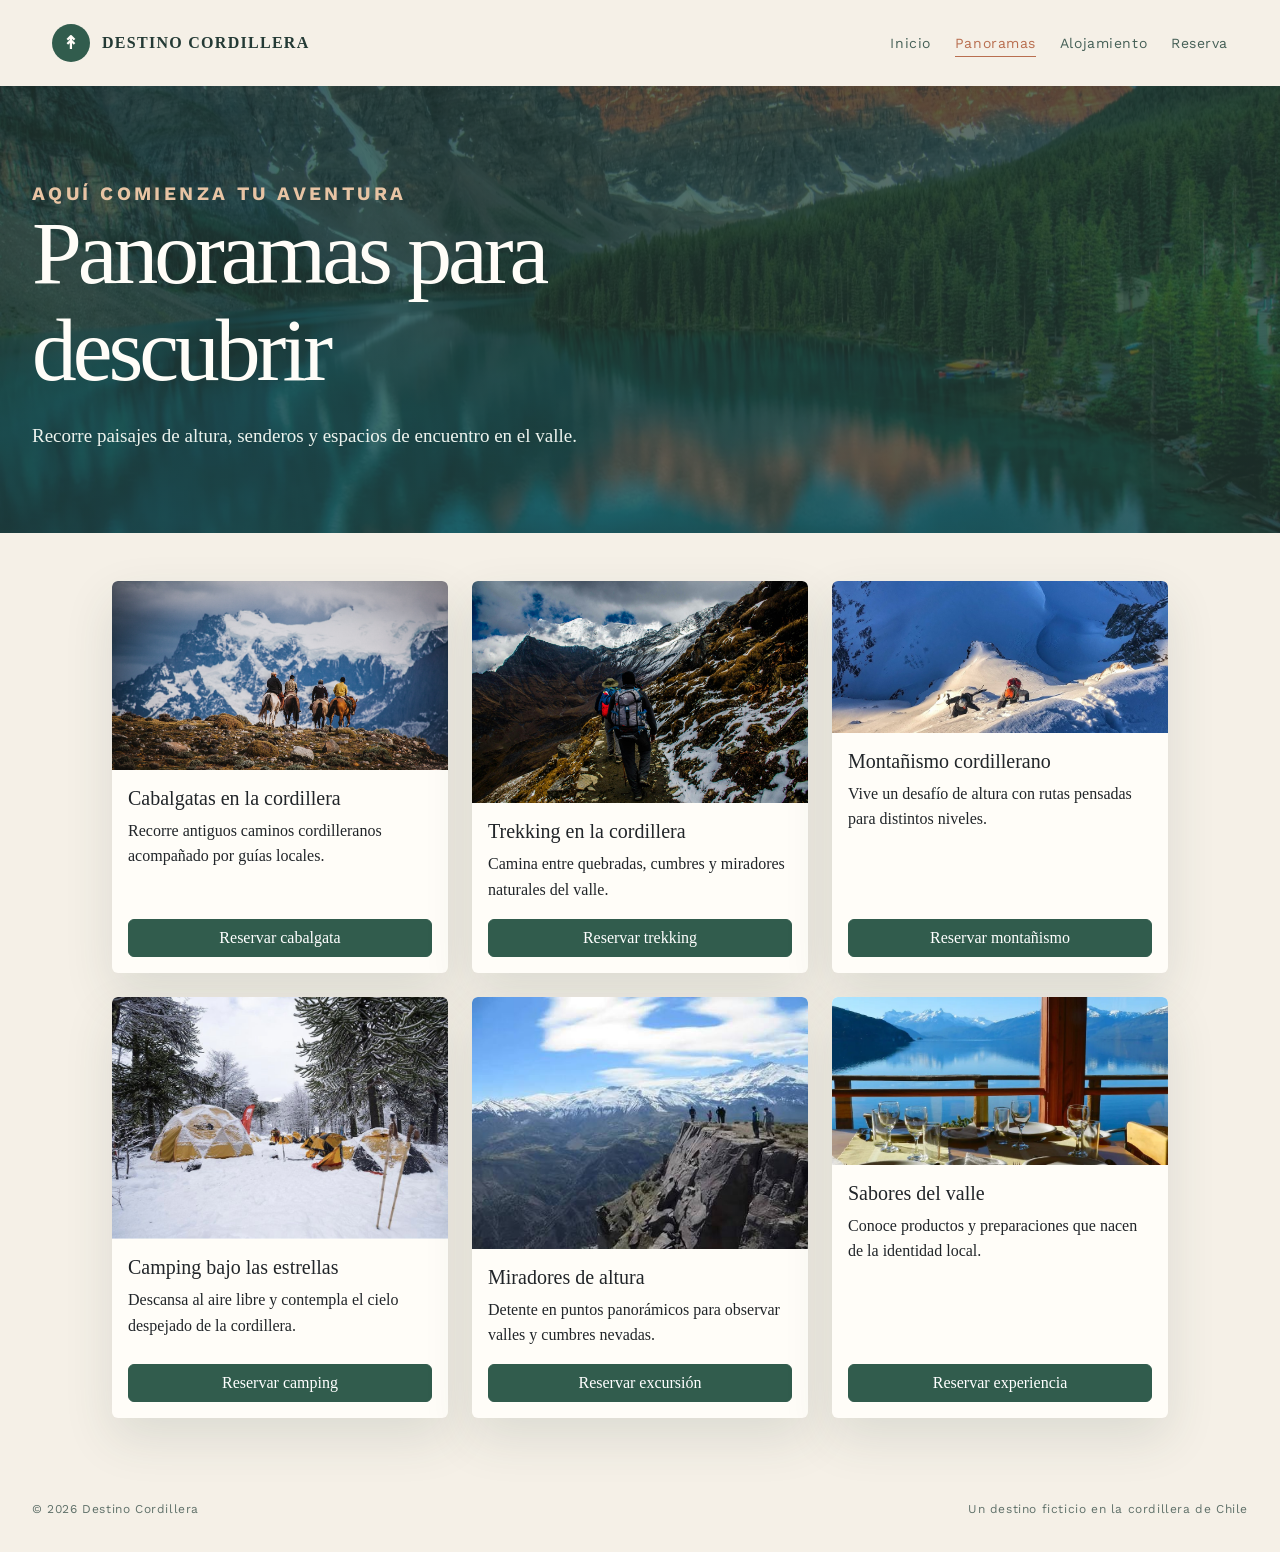
<file: pagina1.html>
<!doctype html>
<html lang="es">
  <head>
    <meta charset="UTF-8" />
    <meta name="viewport" content="width=device-width, initial-scale=1.0" />
    <title>Panoramas | Destino Cordillera</title>
    <link
      href="https://cdn.jsdelivr.net/npm/bootstrap@5.3.3/dist/css/bootstrap.min.css"
      rel="stylesheet"
      integrity="sha384-QWTKZyjpPEjISv5WaRU9OFeRpok6YctnYmDr5pNlyT2bRjXh0JMhjY6hW+ALEwIH"
      crossorigin="anonymous"
    />
    <link rel="stylesheet" href="css/styles.css" />
  </head>
  <body>
    <header class="site-header">
      <a class="brand" href="index.html">
        <span class="brand-mark">↟</span> Destino Cordillera
      </a>
      <nav class="nav" aria-label="Navegación principal">
        <a href="index.html">Inicio</a>
        <a href="pagina1.html" aria-current="page">Panoramas</a>
        <a href="pagina2.html">Alojamiento</a>
        <a href="pagina3.html">Reserva</a>
      </nav>
    </header>

    <main>
      <section class="page-hero">
        <div class="page-hero-inner">
          <p class="eyebrow">Aquí comienza tu aventura</p>
          <h1>Panoramas para descubrir</h1>
          <p>
            Recorre paisajes de altura, senderos y espacios de encuentro en el
            valle.
          </p>
        </div>
      </section>

      <section class="container my-5">
        <div
          class="panorama-grid row row-cols-1 row-cols-sm-2 row-cols-md-3 g-4 justify-content-center"
        >
          <div class="col">
            <article class="panorama-card card h-100">
              <img
                src="img/cabalgataa.jpg"
                class="panorama-image card-img-top"
                alt="Cabalgata en la cordillera"
              />
              <div class="card-body d-flex flex-column">
                <h5 class="card-title">Cabalgatas en la cordillera</h5>
                <p class="card-text">
                  Recorre antiguos caminos cordilleranos acompañado por guías
                  locales.
                </p>
                <a href="pagina3.html" class="btn btn-primary mt-auto">
                  Reservar cabalgata
                </a>
              </div>
            </article>
          </div>
          <div class="col">
            <article class="panorama-card card h-100">
              <img
                src="img/trekking.jpg"
                class="panorama-image card-img-top"
                alt="Sendero de trekking en la montaña"
              />
              <div class="card-body d-flex flex-column">
                <h5 class="card-title">Trekking en la cordillera</h5>
                <p class="card-text">
                  Camina entre quebradas, cumbres y miradores naturales del
                  valle.
                </p>
                <a href="pagina3.html" class="btn btn-primary mt-auto">
                  Reservar trekking
                </a>
              </div>
            </article>
          </div>
          <div class="col">
            <article class="panorama-card card h-100">
              <img
                src="img/montañismoo.jpg"
                class="panorama-image card-img-top"
                alt="Actividad de montañismo"
              />
              <div class="card-body d-flex flex-column">
                <h5 class="card-title">Montañismo cordillerano</h5>
                <p class="card-text">
                  Vive un desafío de altura con rutas pensadas para distintos
                  niveles.
                </p>
                <a href="pagina3.html" class="btn btn-primary mt-auto">
                  Reservar montañismo
                </a>
              </div>
            </article>
          </div>
          <div class="col">
            <article class="panorama-card card h-100">
              <img
                src="img/camping.jpg"
                class="panorama-image card-img-top"
                alt="Campamento bajo las estrellas"
              />
              <div class="card-body d-flex flex-column">
                <h5 class="card-title">Camping bajo las estrellas</h5>
                <p class="card-text">
                  Descansa al aire libre y contempla el cielo despejado de la
                  cordillera.
                </p>
                <a href="pagina3.html" class="btn btn-primary mt-auto">
                  Reservar camping
                </a>
              </div>
            </article>
          </div>
          <div class="col">
            <article class="panorama-card card h-100">
              <img
                src="img/miradores.jpeg"
                class="panorama-image card-img-top"
                alt="Mirador de la cordillera"
              />
              <div class="card-body d-flex flex-column">
                <h5 class="card-title">Miradores de altura</h5>
                <p class="card-text">
                  Detente en puntos panorámicos para observar valles y cumbres
                  nevadas.
                </p>
                <a href="pagina3.html" class="btn btn-primary mt-auto">
                  Reservar excursión
                </a>
              </div>
            </article>
          </div>
          <div class="col">
            <article class="panorama-card card h-100">
              <img
                src="img/menu3.webp"
                class="panorama-image card-img-top"
                alt="Sabores del valle"
              />
              <div class="card-body d-flex flex-column">
                <h5 class="card-title">Sabores del valle</h5>
                <p class="card-text">
                  Conoce productos y preparaciones que nacen de la identidad
                  local.
                </p>
                <a href="pagina3.html" class="btn btn-primary mt-auto">
                  Reservar experiencia
                </a>
              </div>
            </article>
          </div>
        </div>
      </section>
    </main>

    <footer class="footer">
      <div class="footer-inner">
        <span>© 2026 Destino Cordillera</span>
        <span>Un destino ficticio en la cordillera de Chile</span>
      </div>
    </footer>
  </body>
</html>
</file>
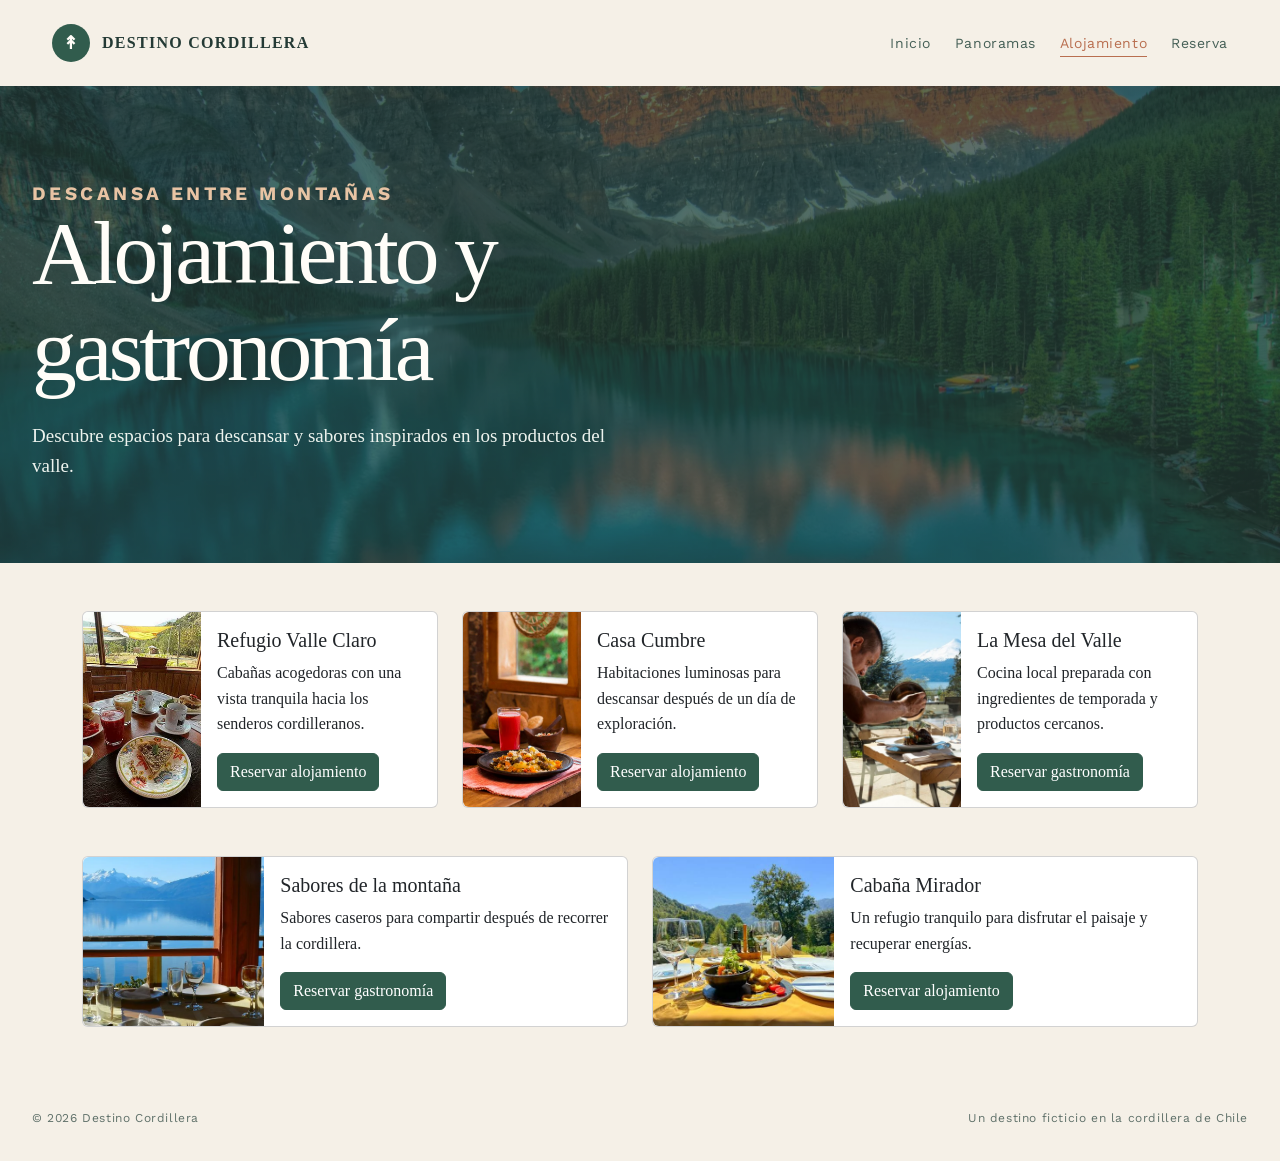
<file: pagina2.html>
<!doctype html>
<html lang="es">
  <head>
    <meta charset="UTF-8" />
    <meta name="viewport" content="width=device-width, initial-scale=1.0" />
    <title>Alojamiento y gastronomía | Destino Cordillera</title>
    <link
      href="https://cdn.jsdelivr.net/npm/bootstrap@5.3.3/dist/css/bootstrap.min.css"
      rel="stylesheet"
      integrity="sha384-QWTKZyjpPEjISv5WaRU9OFeRpok6YctnYmDr5pNlyT2bRjXh0JMhjY6hW+ALEwIH"
      crossorigin="anonymous"
    />
    <link rel="stylesheet" href="css/styles.css" />
  </head>
  <body>
    <header class="site-header">
      <a class="brand" href="index.html">
        <span class="brand-mark">↟</span> Destino Cordillera
      </a>
      <nav class="nav" aria-label="Navegación principal">
        <a href="index.html">Inicio</a>
        <a href="pagina1.html">Panoramas</a>
        <a href="pagina2.html" aria-current="page">Alojamiento</a>
        <a href="pagina3.html">Reserva</a>
      </nav>
    </header>
    <main>
      <section class="page-hero">
        <div class="page-hero-inner">
          <p class="eyebrow">Descansa entre montañas</p>
          <h1>Alojamiento y gastronomía</h1>
          <p>
            Descubre espacios para descansar y sabores inspirados en los
            productos del valle.
          </p>
        </div>
      </section>

      <section class="container my-5">
        <div class="row g-4">
          <div class="col-md-4">
            <article class="card h-100">
              <div class="row g-0">
                <figure class="col-md-4 m-0">
                  <img
                    src="img/menu1.png"
                    class="w-100 h-100 rounded-start"
                    style="object-fit: cover"
                    alt="Hospedaje de montaña"
                  />
                </figure>
                <div class="col-md-8">
                  <div class="card-body">
                    <h5 class="card-title">Refugio Valle Claro</h5>
                    <p class="card-text">
                      Cabañas acogedoras con una vista tranquila hacia los
                      senderos cordilleranos.
                    </p>
                    <a href="pagina3.html" class="btn btn-primary"
                      >Reservar alojamiento</a
                    >
                  </div>
                </div>
              </div>
            </article>
          </div>

          <div class="col-md-4">
            <article class="card h-100">
              <div class="row g-0">
                <figure class="col-md-4 m-0">
                  <img
                    src="img/menu2.png"
                    class="w-100 h-100 rounded-start"
                    style="object-fit: cover"
                    alt="Habitación en la cordillera"
                  />
                </figure>
                <div class="col-md-8">
                  <div class="card-body">
                    <h5 class="card-title">Casa Cumbre</h5>
                    <p class="card-text">
                      Habitaciones luminosas para descansar después de un día de
                      exploración.
                    </p>
                    <a href="pagina3.html" class="btn btn-primary"
                      >Reservar alojamiento</a
                    >
                  </div>
                </div>
              </div>
            </article>
          </div>

          <div class="col-md-4">
            <article class="card h-100">
              <div class="row g-0">
                <figure class="col-md-4 m-0">
                  <img
                    src="img/menu5.png"
                    class="w-100 h-100 rounded-start"
                    style="object-fit: cover"
                    alt="Gastronomía del valle"
                  />
                </figure>
                <div class="col-md-8">
                  <div class="card-body">
                    <h5 class="card-title">La Mesa del Valle</h5>
                    <p class="card-text">
                      Cocina local preparada con ingredientes de temporada y
                      productos cercanos.
                    </p>
                    <a href="pagina3.html" class="btn btn-primary"
                      >Reservar gastronomía</a
                    >
                  </div>
                </div>
              </div>
            </article>
          </div>
        </div>
      </section>
      <section class="container my-5">
        <div class="row g-4">
          <div class="col-md-6">
            <article class="card h-100">
              <div class="row g-0">
                <figure class="col-md-4 m-0">
                  <img
                    src="img/menu3.webp"
                    class="w-100 h-100 rounded-start"
                    style="object-fit: cover"
                    alt="Plato de la montaña"
                  />
                </figure>
                <div class="col-md-8">
                  <div class="card-body">
                    <h5 class="card-title">Sabores de la montaña</h5>
                    <p class="card-text">
                      Sabores caseros para compartir después de recorrer la
                      cordillera.
                    </p>
                    <a href="pagina3.html" class="btn btn-primary"
                      >Reservar gastronomía</a
                    >
                  </div>
                </div>
              </div>
            </article>
          </div>
          <div class="col-md-6">
            <article class="card h-100">
              <div class="row g-0">
                <figure class="col-md-4 m-0">
                  <img
                    src="img/menu4.jpeg"
                    class="w-100 h-100 rounded-start"
                    style="object-fit: cover"
                    alt="Cabaña con vista a la montaña"
                  />
                </figure>
                <div class="col-md-8">
                  <div class="card-body">
                    <h5 class="card-title">Cabaña Mirador</h5>
                    <p class="card-text">
                      Un refugio tranquilo para disfrutar el paisaje y recuperar
                      energías.
                    </p>
                    <a href="pagina3.html" class="btn btn-primary"
                      >Reservar alojamiento</a
                    >
                  </div>
                </div>
              </div>
            </article>
          </div>
        </div>
      </section>
    </main>
    <footer class="footer">
      <div class="footer-inner">
        <span>© 2026 Destino Cordillera</span>
        <span>Un destino ficticio en la cordillera de Chile</span>
      </div>
    </footer>
  </body>
</html>
</file>
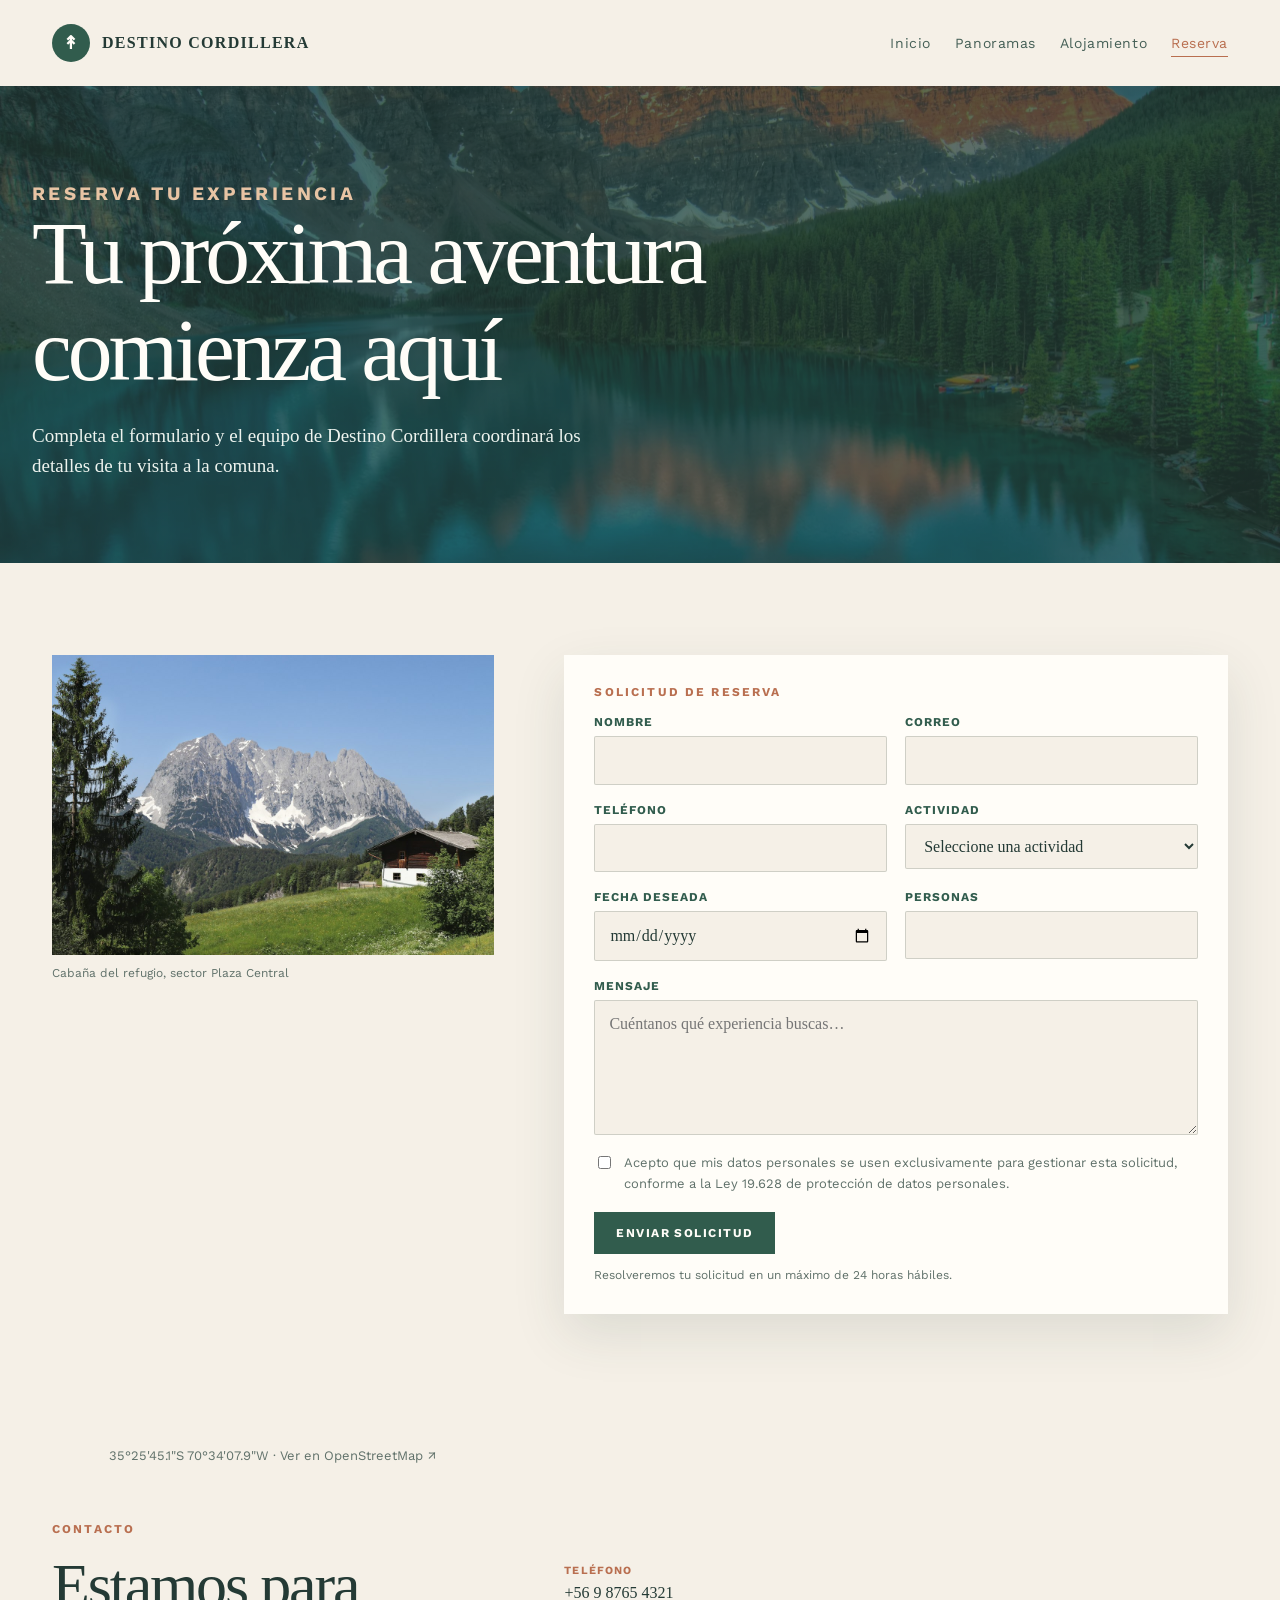
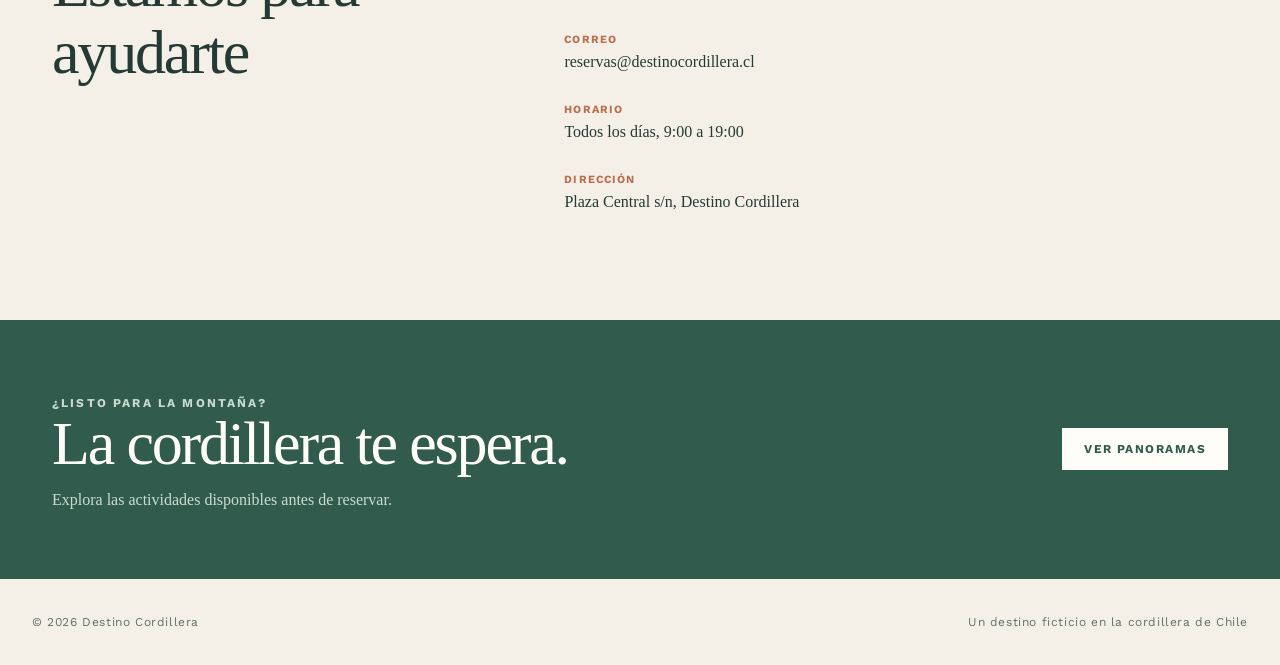
<file: pagina3.html>
<!doctype html>
<html lang="es">
  <head>
    <meta charset="UTF-8" />
    <meta name="viewport" content="width=device-width, initial-scale=1.0" />
    <title>Reserva y contacto | Destino Cordillera</title>
    <meta
      name="description"
      content="Reserva tus actividades en Destino Cordillera y contáctanos por formulario, teléfono o correo. Coordinamos tu visita a la comuna."
    />
    <link rel="stylesheet" href="css/styles.css" />
  </head>

  <body>
    <header class="site-header">
      <a class="brand" href="index.html">
        <span class="brand-mark">↟</span> Destino Cordillera
      </a>
      <nav class="nav" aria-label="Navegación principal">
        <a href="index.html">Inicio</a>
        <a href="pagina1.html">Panoramas</a>
        <a href="pagina2.html">Alojamiento</a>
        <a href="pagina3.html" aria-current="page">Reserva</a>
      </nav>
    </header>

    <main>
      <section class="page-hero">
        <div class="page-hero-inner">
          <p class="eyebrow">Reserva tu experiencia</p>
          <h1>Tu próxima aventura comienza aquí</h1>
          <p>
            Completa el formulario y el equipo de Destino Cordillera coordinará
            los detalles de tu visita a la comuna.
          </p>
        </div>
      </section>

      <section class="section contact-page">
        <div class="two-col">
          <div>
            <figure class="contact-figure">
              <img
                class="contact-photo"
                src="img/cordillera-contacto.jpg"
                alt="Cabaña de madera rodeada de árboles al pie de la cordillera"
              />
              <figcaption>Cabaña del refugio, sector Plaza Central</figcaption>
            </figure>

            <div class="map-embed">
              <iframe
                title="Mapa de ubicación en la cordillera de los Andes"
                loading="lazy"
                src="https://www.openstreetmap.org/export/embed.html?bbox=-70.585,-35.441,-70.553,-35.417&layer=mapnik&marker=-35.4292,-70.5689"
              ></iframe>
              <p class="map-caption">
                35°25'45.1"S 70°34'07.9"W ·
                <a
                  href="https://www.openstreetmap.org/?mlat=-35.4292&mlon=-70.5689#map=14/-35.4292/-70.5689"
                  target="_blank"
                  rel="noopener"
                  >Ver en OpenStreetMap ↗</a
                >
              </p>
            </div>
          </div>

          <form class="form" action="" method="get">
            <fieldset>
              <legend>Solicitud de reserva</legend>
              <div class="form-grid">
                <div class="field">
                  <label for="nombre">Nombre</label>
                  <input
                    id="nombre"
                    name="nombre"
                    type="text"
                    autocomplete="name"
                    required
                  />
                </div>
                <div class="field">
                  <label for="email">Correo</label>
                  <input
                    id="email"
                    name="email"
                    type="email"
                    autocomplete="email"
                    required
                  />
                </div>
                <div class="field">
                  <label for="telefono">Teléfono</label>
                  <input
                    id="telefono"
                    name="telefono"
                    type="tel"
                    autocomplete="tel"
                  />
                </div>
                <div class="field">
                  <label for="actividad">Actividad</label>
                  <select id="actividad" name="actividad">
                    <option value="" disabled selected>
                      Seleccione una actividad
                    </option>
                    <option>Cabalgatas en la cordillera</option>
                    <option>Trekking en la cordillera</option>
                    <option>Montañismo cordillerano</option>
                    <option>Camping bajo las estrellas</option>
                    <option>Miradores de altura</option>
                    <option>Sabores del valle</option>
                  </select>
                </div>
                <div class="field">
                  <label for="fecha">Fecha deseada</label>
                  <input id="fecha" name="fecha" type="date" />
                </div>
                <div class="field">
                  <label for="personas">Personas</label>
                  <input
                    id="personas"
                    name="personas"
                    type="number"
                    min="1"
                    max="20"
                  />
                </div>
                <div class="field field-full">
                  <label for="mensaje">Mensaje</label>
                  <textarea
                    id="mensaje"
                    name="mensaje"
                    placeholder="Cuéntanos qué experiencia buscas…"
                  ></textarea>
                </div>
                <div class="field field-full consent">
                  <label for="consentimiento">
                    <input
                      id="consentimiento"
                      name="consentimiento"
                      type="checkbox"
                      required
                    />
                    <span>
                      Acepto que mis datos personales se usen exclusivamente
                      para gestionar esta solicitud, conforme a la Ley 19.628 de
                      protección de datos personales.
                    </span>
                  </label>
                </div>
                <div class="field-full">
                  <button class="button" type="submit">Enviar solicitud</button>
                  <p class="form-note">
                    Resolveremos tu solicitud en un máximo de 24 horas hábiles.
                  </p>
                </div>
              </div>
            </fieldset>
          </form>
        </div>

        <div class="two-col">
          <div>
            <p class="eyebrow">Contacto</p>
            <h2>Estamos para ayudarte</h2>
          </div>
          <address>
            <ul class="contact-list">
              <li>
                <strong>Teléfono</strong>
                <a href="tel:+56987654321">+56 9 8765 4321</a>
              </li>
              <li>
                <strong>Correo</strong>
                <a href="mailto:reservas@destinocordillera.cl"
                  >reservas@destinocordillera.cl</a
                >
              </li>
              <li><strong>Horario</strong> Todos los días, 9:00 a 19:00</li>
              <li>
                <strong>Dirección</strong> Plaza Central s/n, Destino Cordillera
              </li>
            </ul>
          </address>
        </div>
      </section>

      <section class="band">
        <div class="section">
          <div>
            <p class="eyebrow">¿Listo para la montaña?</p>
            <h2>La cordillera te espera.</h2>
            <p>Explora las actividades disponibles antes de reservar.</p>
          </div>
          <a class="button button-light" href="pagina1.html">Ver panoramas</a>
        </div>
      </section>
    </main>

    <footer class="footer">
      <div class="footer-inner">
        <span>© 2026 Destino Cordillera</span>
        <span>Un destino ficticio en la cordillera de Chile</span>
      </div>
    </footer>
  </body>
</html>
</file>
<file: css/styles.css>
@import url("https://fonts.googleapis.com/css2?family=Work+Sans:wght@400;500;700&display=swap");

:root {
  --ink: #243a35;
  --forest: #315c4d;
  --cream: #f5f0e7;
  --sand: #e8dcc8;
  --clay: #b96f50;
  --white: #fffdf8;
  --shadow: 0 20px 50px rgba(43, 65, 58, 0.12);
}

* {
  box-sizing: border-box;
}

html {
  scroll-behavior: smooth;
}

body {
  margin: 0;
  color: var(--ink);
  background: var(--cream);
  font-family: Georgia, "Times New Roman", serif;
  line-height: 1.6;
}

a {
  color: inherit;
  text-decoration: none !important;
}

.site-header {
  position: relative;
  z-index: 5;
  display: flex;
  align-items: center;
  justify-content: space-between;
  gap: 28px;
  max-width: 1240px;
  margin: 0 auto;
  padding: 24px 32px;
}

.brand {
  display: flex;
  align-items: center;
  gap: 12px;
  font-weight: bold;
  letter-spacing: 0.08em;
  text-transform: uppercase;
}

.brand-mark {
  display: grid;
  place-items: center;
  width: 38px;
  height: 38px;
  color: var(--white);
  background: var(--forest);
  border-radius: 50%;
  font-size: 18px;
}

.nav {
  display: flex;
  flex-wrap: wrap;
  justify-content: flex-end;
  gap: 24px;
  color: #466057;
  font:
    14px "Work Sans",
    sans-serif;
  letter-spacing: 0.04em;
}

.nav a {
  padding: 5px 0;
  border-bottom: 1px solid transparent;
}

.nav a:hover,
.nav a[aria-current="page"] {
  color: var(--clay);
  border-color: var(--clay);
}

.hero {
  position: relative;
  min-height: 650px;
  overflow: hidden;
  color: var(--white);
  background: var(--forest);
}

.hero-video {
  position: absolute;
  inset: 0;
  width: 100%;
  height: 100%;
  object-fit: cover;
  opacity: 0.65;
}

.hero:after {
  content: "";
  position: absolute;
  inset: 0;
  background:
    linear-gradient(90deg, rgba(24, 49, 42, 0.86), rgba(24, 49, 42, 0.16) 74%),
    linear-gradient(0deg, rgba(24, 49, 42, 0.52), transparent 50%);
}

.hero-content {
  position: relative;
  z-index: 1;
  display: flex;
  flex-direction: column;
  justify-content: flex-end;
  min-height: 650px;
  max-width: 1240px;
  margin: 0 auto;
  padding: 70px 32px 86px;
}

.eyebrow {
  margin: 0 0 16px;
  color: var(--clay);
  font:
    700 12px "Work Sans",
    sans-serif;
  letter-spacing: 0.18em;
  text-transform: uppercase;
}

.hero .eyebrow {
  color: #e8c4a4;
}

h1,
h2,
h3 {
  margin: 0;
  line-height: 1.08;
  font-weight: normal;
}

h1 {
  max-width: 740px;
  font-size: clamp(52px, 8vw, 104px);
  letter-spacing: -0.045em;
}

h2 {
  font-size: clamp(36px, 5vw, 62px);
  letter-spacing: -0.035em;
}

h3 {
  font-size: 25px;
}

.hero-text {
  max-width: 520px;
  margin: 24px 0 30px;
  font-size: 19px;
}

.button {
  display: inline-flex;
  align-items: center;
  justify-content: center;
  width: fit-content;
  padding: 13px 21px;
  border: 1px solid var(--forest);
  background: var(--forest);
  color: var(--white);
  font:
    700 12px "Work Sans",
    sans-serif;
  letter-spacing: 0.12em;
  text-transform: uppercase;
  transition:
    transform 0.2s,
    background 0.2s;
}

.button:hover {
  transform: translateY(-2px);
  background: var(--clay);
  border-color: var(--clay);
}

.button-light {
  background: var(--white);
  color: var(--forest);
  border-color: var(--white);
}

.section {
  max-width: 1240px;
  margin: 0 auto;
  padding: 92px 32px;
}

.section-heading {
  display: flex;
  align-items: end;
  justify-content: space-between;
  gap: 30px;
  margin-bottom: 42px;
}

.section-heading p {
  max-width: 390px;
  margin: 0;
  color: #567066;
}

.intro-grid {
  display: grid;
  grid-template-columns: 1.1fr 0.9fr;
  gap: 70px;
  align-items: center;
}

.intro-copy p {
  max-width: 590px;
  color: #536963;
  font-size: 18px;
}

.quote {
  padding: 30px;
  border-left: 3px solid var(--clay);
  background: var(--sand);
  font-size: 24px;
}

.quote small {
  display: block;
  margin-top: 18px;
  color: var(--forest);
  font:
    11px "Work Sans",
    sans-serif;
  letter-spacing: 0.12em;
  text-transform: uppercase;
}

.feature-grid {
  display: grid;
  grid-template-columns: repeat(3, 1fr);
  gap: 20px;
}

.feature-card {
  width: 100%;
  min-height: 0;
  aspect-ratio: 1 / 1;
  max-width: 100%;
  padding: 26px;
  display: flex;
  flex-direction: column;
  justify-content: flex-end;
  align-self: stretch;
  color: var(--white);
  background-size: cover;
  background-position: center;
  position: relative;
  overflow: hidden;
}
.feature-image {
  position: absolute !important;
  inset: 0;
  z-index: 0;
  width: 100%;
  height: 100%;
  object-fit: cover;
}
.feature-card:before {
  content: "";
  position: absolute;
  inset: 0;
  background: linear-gradient(0deg, rgba(25, 48, 41, 0.85), transparent 65%);
}

.feature-card > * {
  position: relative;
}

.feature-card h3 {
  max-width: 100%;
  margin-bottom: 6px;
  font-size: 29px;
  text-shadow: 0 2px 8px rgba(18, 38, 32, 0.7);
}

.feature-card p {
  max-width: 100%;
  margin: 0;
  color: #e5ede8;
  text-shadow: 0 1px 6px rgba(18, 38, 32, 0.9);
}
.band {
  background: var(--forest);
  color: var(--white);
}

.band .section {
  display: flex;
  align-items: center;
  justify-content: space-between;
  gap: 30px;
  padding-top: 66px;
  padding-bottom: 66px;
}

.band p {
  max-width: 510px;
  margin: 10px 0 0;
  color: #cadbd1;
}

.page-hero {
  position: relative;
  overflow: hidden;
  background: var(--sand);
  padding: 74px 32px 82px;
  color: var(--white);
  text-align: left;
}
.page-hero::before {
  content: "";
  position: absolute;
  inset: 0;
  background:
    linear-gradient(rgba(36, 58, 53, 0.74), rgba(36, 58, 53, 0.74)),
    url("../img/imgCordillera.webp") center / cover;
}
.page-hero > * {
  position: relative;
  z-index: 1;
}

.page-hero-inner {
  max-width: 1240px;
  margin: 0 auto;
}

.page-hero h1 {
  max-width: 780px;
  margin: 0;
  color: var(--white);
  font-size: clamp(50px, 7vw, 90px);
}

.page-hero p {
  max-width: 590px;
  margin: 22px 0 0;
  color: #edf3ee;
  font-size: 19px;
}
.page-hero .eyebrow {
  color: #e8c4a4;
}
.panorama-grid {
  max-width: 1080px;
  margin-right: auto;
  margin-left: auto;
}
.panorama-card {
  overflow: hidden;
  border: 0;
  background: var(--white);
  box-shadow: var(--shadow);
}

.two-col {
  display: grid;
  grid-template-columns: 0.8fr 1.2fr;
  gap: 70px;
  align-items: start;
}

.contact-page > * + * {
  margin-top: 56px;
}

.contact-list {
  margin: 28px 0 0;
  padding: 0;
  list-style: none;
}

.contact-list li {
  padding: 14px 0;
  border-bottom: 1px solid var(--line);
}

.contact-list strong {
  display: block;
  margin-bottom: 3px;
  color: var(--clay);
  font:
    700 11px "Work Sans",
    sans-serif;
  letter-spacing: 0.1em;
  text-transform: uppercase;
}

.form {
  display: grid;
  grid-template-columns: 1fr 1fr;
  gap: 18px;
  padding: 30px;
  background: var(--white);
  box-shadow: var(--shadow);
}

.field {
  display: flex;
  flex-direction: column;
  gap: 7px;
}

.field-full {
  grid-column: 1/-1;
}

label {
  color: var(--forest);
  font:
    700 12px "Work Sans",
    sans-serif;
  letter-spacing: 0.08em;
  text-transform: uppercase;
}

input,
select,
textarea {
  width: 100%;
  padding: 12px 14px;
  border: 1px solid rgba(36, 58, 53, 0.18);
  border-radius: 2px;
  color: var(--ink);
  background: var(--cream);
  font:
    16px/1.4 Georgia,
    "Times New Roman",
    serif;
}

textarea {
  min-height: 135px;
  resize: vertical;
}

.footer {
  padding: 36px 32px;
  border-top: 1px solid var(--line);
  color: #60716a;
  font:
    12px "Work Sans",
    sans-serif;
  letter-spacing: 0.05em;
}

.footer-inner {
  max-width: 1240px;
  margin: 0 auto;
  display: flex;
  justify-content: space-between;
  gap: 20px;
}

/* Página 3, Reserva y Contacto */
address {
  font-style: normal;
}

.contact-figure {
  margin: 0;
}

.contact-photo {
  display: block;
  width: 100%;
  height: 300px;
  object-fit: cover;
}

.contact-figure figcaption {
  margin-top: 9px;
  color: #60716a;
  font:
    12px/1.5 "Work Sans",
    sans-serif;
}

.contact-list a {
  border-bottom: 1px solid var(--line);
}

.contact-list a:hover {
  color: var(--clay);
  border-color: var(--clay);
}

.form fieldset {
  grid-column: 1/-1;
  min-width: 0;
  margin: 0;
  padding: 0;
  border: 0;
}

.form legend {
  margin: 0 0 16px;
  padding: 0;
  color: var(--clay);
  font:
    700 12px "Work Sans",
    sans-serif;
  letter-spacing: 0.18em;
  text-transform: uppercase;
}

.form-grid {
  display: grid;
  grid-template-columns: 1fr 1fr;
  gap: 18px;
}

.consent label {
  display: flex;
  align-items: flex-start;
  gap: 10px;
  color: #60716a;
  font:
    400 13px/1.55 "Work Sans",
    sans-serif;
  letter-spacing: normal;
  text-transform: none;
  cursor: pointer;
}

.consent input[type="checkbox"] {
  width: auto;
  flex-shrink: 0;
  margin-top: 3px;
  accent-color: var(--forest);
}

.form-note {
  margin: 12px 0 0;
  color: #60716a;
  font:
    12px/1.5 "Work Sans",
    sans-serif;
}

input:focus-visible,
select:focus-visible,
textarea:focus-visible,
button:focus-visible,
a:focus-visible {
  outline: 2px solid var(--clay);
  outline-offset: 2px;
}

@media (max-width: 760px) {
  .form-grid {
    grid-template-columns: 1fr;
  }
}

.map-embed {
  margin: 32px 0 0;
}

.map-embed iframe {
  display: block;
  width: 100%;
  height: 420px;
  border: 0;
}

.map-caption {
  margin: 12px 0 0;
  text-align: center;
  font:
    13px/1.5 "Work Sans",
    sans-serif;
  color: #60716a;
}

.map-caption a {
  border-bottom: 1px solid var(--line);
}

.map-caption a:hover {
  color: var(--clay);
  border-color: var(--clay);
}

@media (max-width: 760px) {
  .site-header {
    align-items: flex-start;
    flex-direction: column;
    padding: 20px;
  }

  .nav {
    justify-content: flex-start;
    gap: 15px;
    font-size: 12px;
  }

  .hero,
  .hero-content {
    min-height: 600px;
  }

  .hero-content,
  .section,
  .page-hero {
    padding-left: 20px;
    padding-right: 20px;
  }

  .intro-grid,
  .two-col {
    grid-template-columns: 1fr;
    gap: 35px;
  }

  .feature-grid {
    grid-template-columns: 1fr;
  }

  .section-heading,
  .band .section,
  .footer-inner {
    align-items: flex-start;
    flex-direction: column;
  }

  .form {
    grid-template-columns: 1fr;
    padding: 22px;
  }

  .field-full {
    grid-column: auto;
  }
}
.btn-primary {
  --bs-btn-bg: #315c4d;
  --bs-btn-border-color: #315c4d;
  --bs-btn-hover-bg: #274a3e;
  --bs-btn-hover-border-color: #274a3e;
}
</file>
